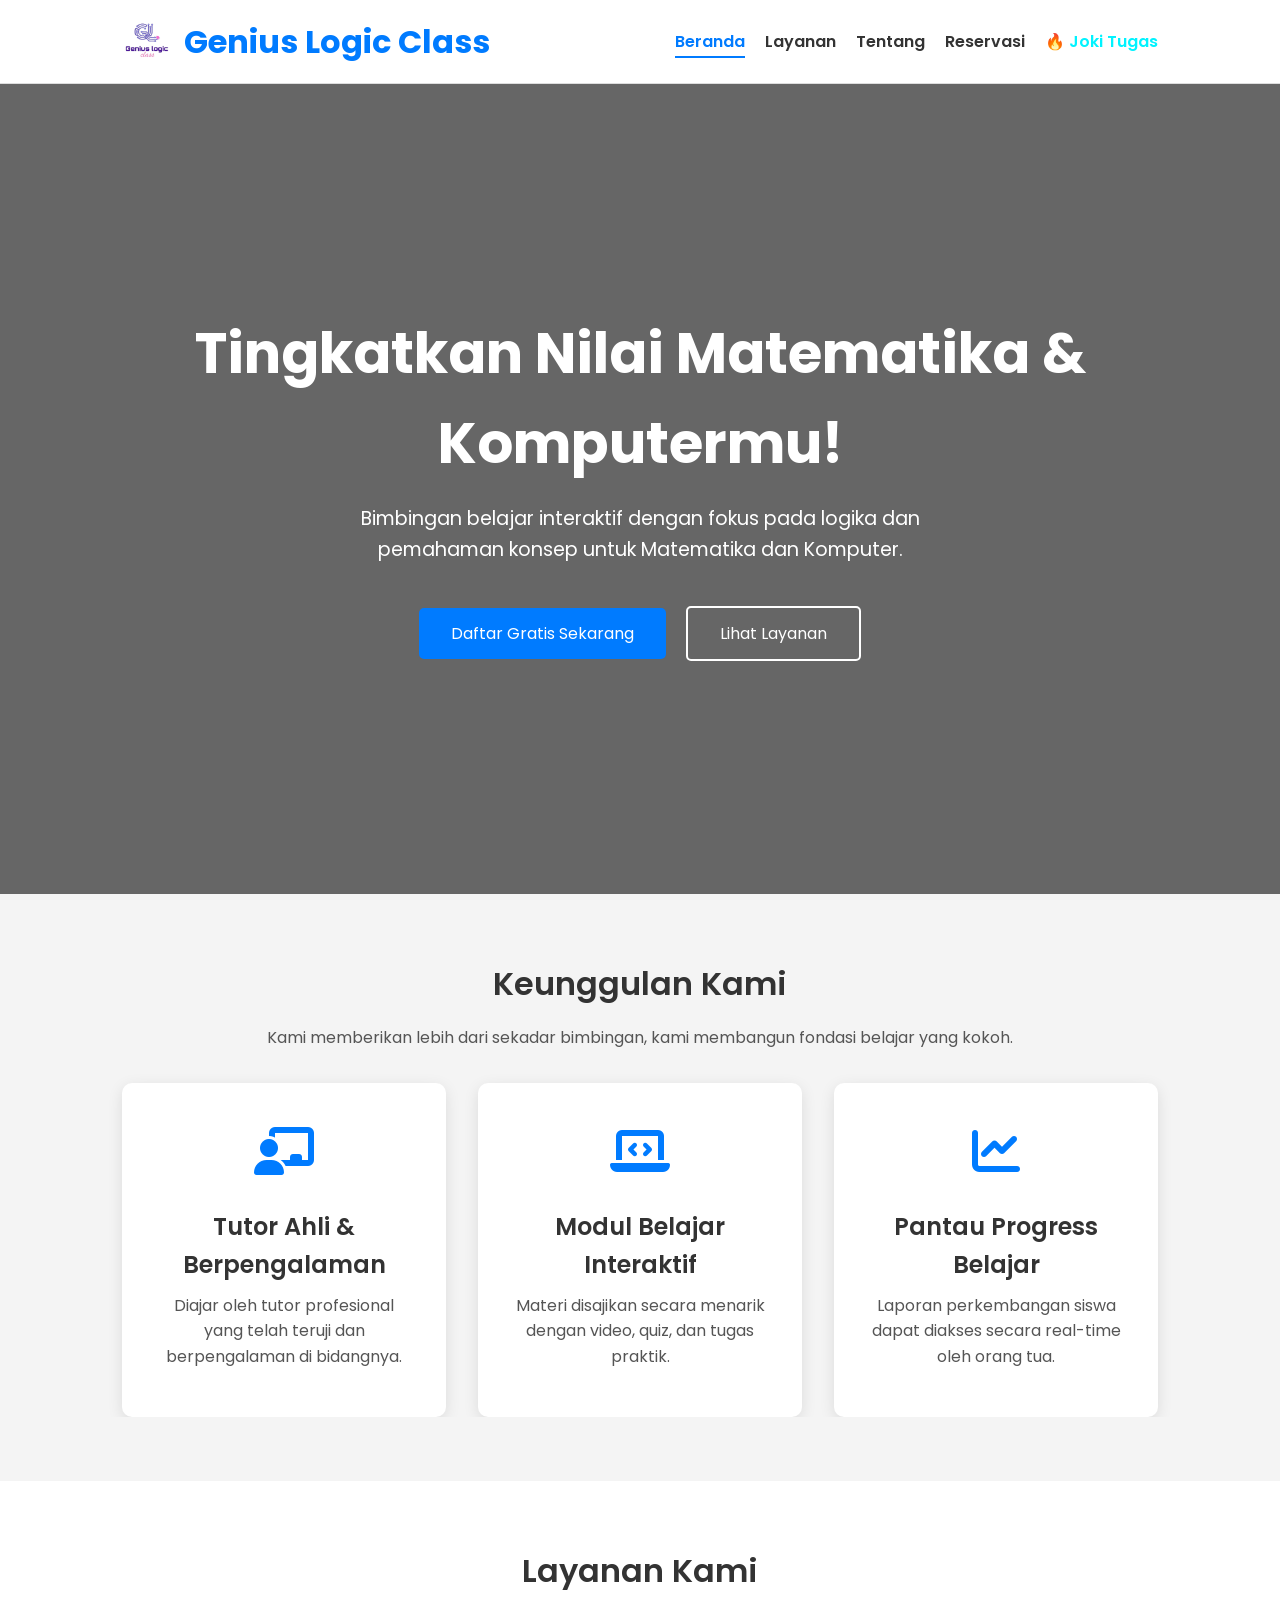
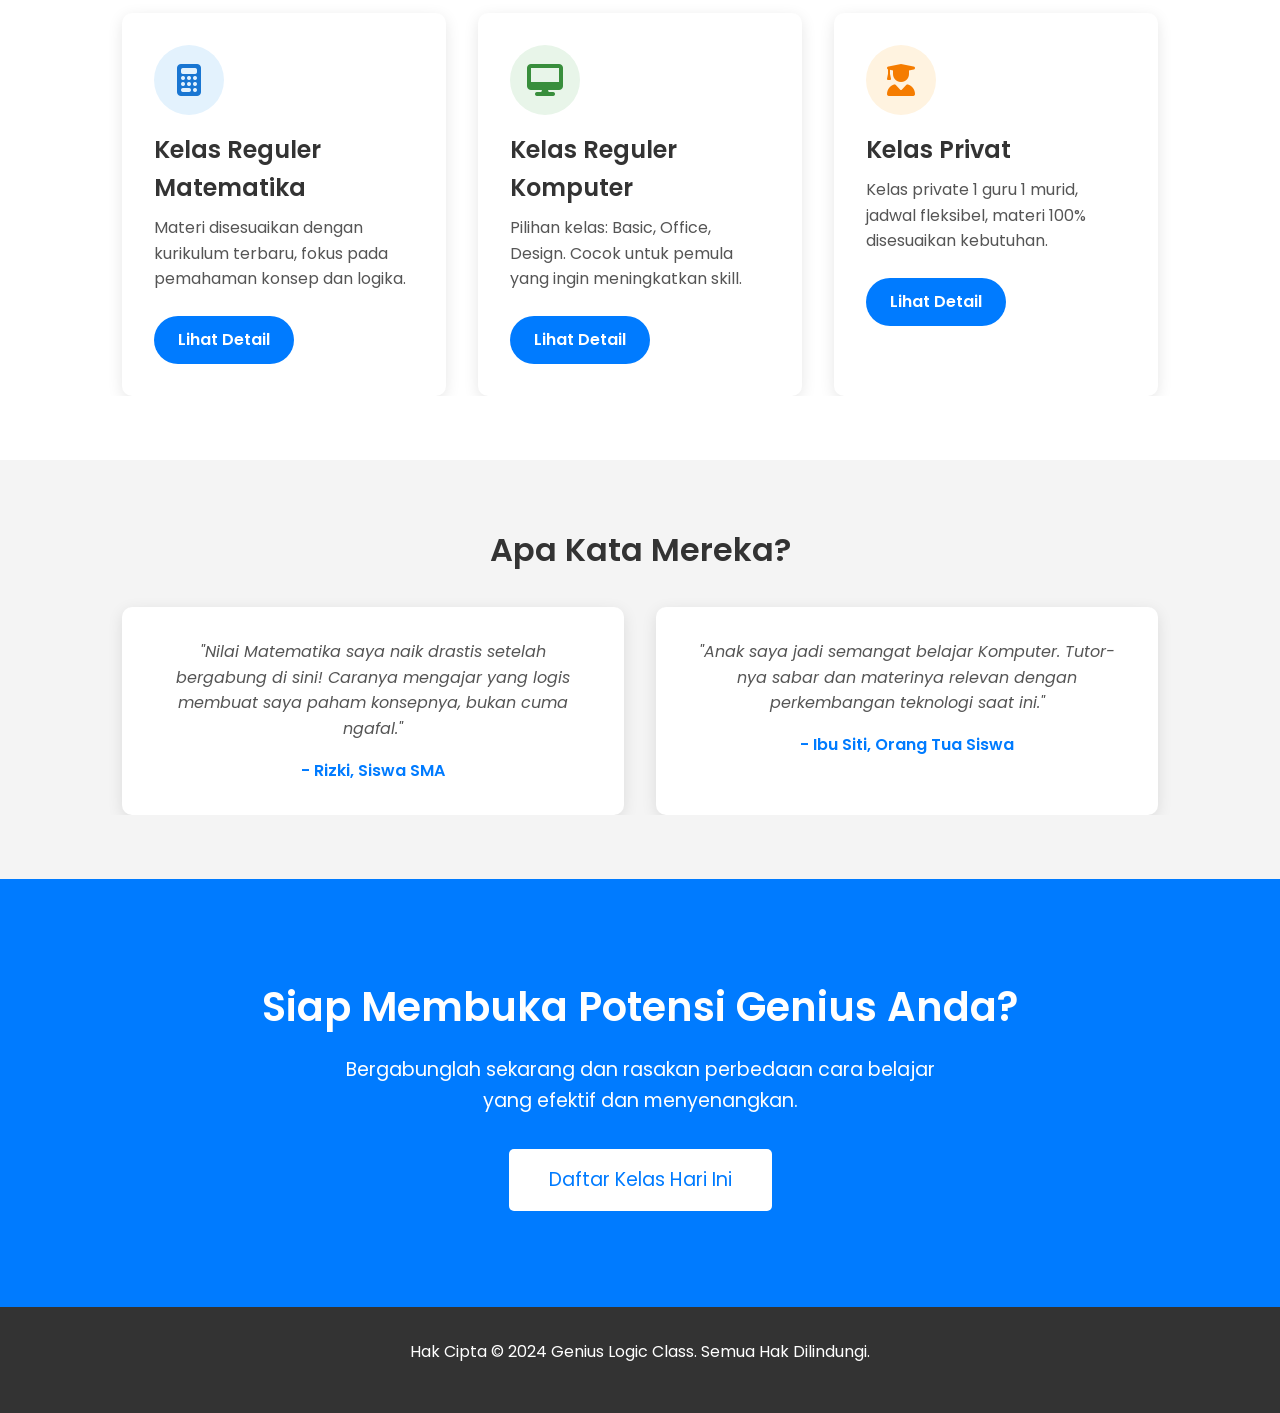
<file: index.html>
<!DOCTYPE html>
<html lang="id">
<head>
    <meta charset="UTF-8">
    <meta name="viewport" content="width=device-width, initial-scale=1.0">
    <meta name="description" content="Genius Logic Class - Bimbingan belajar Matematika dan Komputer untuk SD, SMP, SMA. Tingkatkan pemahaman konsep dan raih prestasi Anda.">
    <title>Genius Logic Class - Bimbingan Belajar Matematika & Komputer</title>
    <link rel="stylesheet" href="css/style.css">
    <!-- Tambahkan library Font Awesome untuk ikon -->
    <link rel="stylesheet" href="https://cdnjs.cloudflare.com/ajax/libs/font-awesome/6.4.2/css/all.min.css">
</head>
<body>

    <header class="main-header">
        <div class="container">
            <!-- PERUBAHAN DI SINI: Logo dan teks dipisahkan -->
            <a href="index.html" class="logo">
                <img src="img/logo.jpeg" alt="Logo Genius Logic Class">
                <span>Genius Logic Class</span>
            </a>
            <nav class="main-nav">
                <a href="index.html" class="active">Beranda</a>
                <a href="layanan.html">Layanan</a>
                <a href="tentang.html">Tentang</a>
                <a href="kontak.html">Reservasi</a>
                <a href="poster.html" style="color: #00f3ff;">🔥 Joki Tugas</a>
            </nav>
        </div>
    </header>

    <main>
        <!-- Hero Section yang Diperbarui -->
        <section id="hero">
            <div class="hero-content">
                <h1>Tingkatkan Nilai Matematika & Komputermu!</h1>
                <p>Bimbingan belajar interaktif dengan fokus pada logika dan pemahaman konsep untuk Matematika dan Komputer.</p>
                <div class="hero-buttons">
                    <a href="kontak.html" class="btn btn-primary">Daftar Gratis Sekarang</a>
                    <a href="#services" class="btn btn-secondary">Lihat Layanan</a>
                </div>
            </div>
        </section>

        <!-- Bagian Keunggulan Kami (Baru) -->
        <section id="features" class="section-grey">
            <div class="container text-center">
                <h2>Keunggulan Kami</h2>
                <p>Kami memberikan lebih dari sekadar bimbingan, kami membangun fondasi belajar yang kokoh.</p>
                <div class="features-grid">
                    <div class="feature-card">
                        <div class="feature-icon">
                            <i class="fas fa-chalkboard-teacher"></i>
                        </div>
                        <h3>Tutor Ahli & Berpengalaman</h3>
                        <p>Diajar oleh tutor profesional yang telah teruji dan berpengalaman di bidangnya.</p>
                    </div>
                    <div class="feature-card">
                        <div class="feature-icon">
                            <i class="fas fa-laptop-code"></i>
                        </div>
                        <h3>Modul Belajar Interaktif</h3>
                        <p>Materi disajikan secara menarik dengan video, quiz, dan tugas praktik.</p>
                    </div>
                    <div class="feature-card">
                        <div class="feature-icon">
                            <i class="fas fa-chart-line"></i>
                        </div>
                        <h3>Pantau Progress Belajar</h3>
                        <p>Laporan perkembangan siswa dapat diakses secara real-time oleh orang tua.</p>
                    </div>
                </div>
            </div>
        </section>

        <!-- Layanan Section (Sekarang Sama Seperti di layanan.html) -->
        <section id="services">
            <div class="container">
                <h2>Layanan Kami</h2>
                <div class="services-grid">
                    
                    <!-- Card Kelas Reguler Matematika -->
                    <div class="service-card">
                        <div class="card-header" onclick="toggleDetails(this)">
                            <div class="service-icon-circle" style="background-color: #e3f2fd;">
                                <i class="fas fa-calculator" style="color: #1976d2;"></i>
                            </div>
                            <h3>Kelas Reguler Matematika</h3>
                            <p>Materi disesuaikan dengan kurikulum terbaru, fokus pada pemahaman konsep dan logika.</p>
                            <a href="#" class="btn-detail">Lihat Detail</a>
                        </div>
                        <div class="service-details">
                            <div class="detail-section">
                                <h4>Harga Mulai Dari</h4>
                                <p class="price">Rp 125.000 <span>/ bulan</span></p>
                            </div>
                            <div class="detail-section">
                                <h4>Yang Anda Dapatkan</h4>
                                <ul>
                                    <li>Materi disesuaikan dengan kurikulum</li>
                                    <li>Modul latihan soal</li>
                                    <li>Sertifikat</li>
                                    <li>Garansi mengulang gratis</li>
                                </ul>
                            </div>
                            <a href="kontak.html" class="btn btn-primary">Daftar Sekarang</a>
                        </div>
                    </div>

                    <!-- Card Kelas Reguler Komputer -->
                    <div class="service-card">
                        <div class="card-header" onclick="toggleDetails(this)">
                            <div class="service-icon-circle" style="background-color: #e8f5e9;">
                                <i class="fas fa-desktop" style="color: #388e3c;"></i>
                            </div>
                            <h3>Kelas Reguler Komputer</h3>
                            <p>Pilihan kelas: Basic, Office, Design. Cocok untuk pemula yang ingin meningkatkan skill.</p>
                            <a href="#" class="btn-detail">Lihat Detail</a>
                        </div>
                        <div class="service-details">
                            <div class="detail-section">
                                <h4>Harga Mulai Dari</h4>
                                <p class="price">Rp 300.000 <span>/ 4 sesi</span></p>
                            </div>
                            <div class="detail-section">
                                <h4>Yang Anda Dapatkan</h4>
                                <ul>
                                    <li>Pilihan kelas (Basic, Office, Design)</li>
                                    <li>Materi praktik dan projek</li>
                                    <li>Sertifikat</li>
                                    <li>Akses ke grup diskusi</li>
                                </ul>
                            </div>
                            <a href="kontak.html" class="btn btn-primary">Daftar Sekarang</a>
                        </div>
                    </div>

                    <!-- Card Kelas Privat -->
                    <div class="service-card">
                        <div class="card-header" onclick="toggleDetails(this)">
                            <div class="service-icon-circle" style="background-color: #fff3e0;">
                                <i class="fas fa-user-graduate" style="color: #f57c00;"></i>
                            </div>
                            <h3>Kelas Privat</h3>
                            <p>Kelas private 1 guru 1 murid, jadwal fleksibel, materi 100% disesuaikan kebutuhan.</p>
                            <a href="#" class="btn-detail">Lihat Detail</a>
                        </div>
                        <div class="service-details">
                            <div class="detail-section">
                                <h4>Harga Mulai Dari</h4>
                                <p class="price">Rp 50.000 <span>/ sesi</span></p>
                            </div>
                            <div class="detail-section">
                                <h4>Yang Anda Dapatkan</h4>
                                <ul>
                                    <li>Jadwal fleksibel</li>
                                    <li>Materi 100% disesuaikan</li>
                                    <li>Free konsultasi</li>
                                    <li>Report progress untuk orang tua</li>
                                </ul>
                            </div>
                            <a href="kontak.html" class="btn btn-primary">Daftar Sekarang</a>
                        </div>
                    </div>

                </div>
            </div>
        </section>

        <!-- Bagian Testimoni (Baru) -->
        <section id="testimonials" class="section-grey">
            <div class="container text-center">
                <h2>Apa Kata Mereka?</h2>
                <div class="testimonials-grid">
                    <div class="testimonial-card">
                        <p>"Nilai Matematika saya naik drastis setelah bergabung di sini! Caranya mengajar yang logis membuat saya paham konsepnya, bukan cuma ngafal."</p>
                        <cite>- Rizki, Siswa SMA</cite>
                    </div>
                    <div class="testimonial-card">
                        <p>"Anak saya jadi semangat belajar Komputer. Tutor-nya sabar dan materinya relevan dengan perkembangan teknologi saat ini."</p>
                        <cite>- Ibu Siti, Orang Tua Siswa</cite>
                    </div>
                </div>
            </div>
        </section>

        <!-- Bagian Ajakan Terakhir (CTA) (Baru) -->
        <section id="cta">
            <div class="container text-center">
                <h2>Siap Membuka Potensi Genius Anda?</h2>
                <p>Bergabunglah sekarang dan rasakan perbedaan cara belajar yang efektif dan menyenangkan.</p>
                <a href="kontak.html" class="btn btn-primary btn-large">Daftar Kelas Hari Ini</a>
            </div>
        </section>

    </main>

    <footer class="main-footer">
        <div class="container">
            <p>Hak Cipta &copy; 2024 Genius Logic Class. Semua Hak Dilindungi.</p>
        </div>
    </footer>

    <!-- JavaScript untuk Toggle Detail (Ditambahkan) -->
    <script>
        function toggleDetails(header) {
            // Menemukan elemen detail berikutnya dari header yang diklik
            const details = header.nextElementSibling;
            const button = header.querySelector('.btn-detail');
            
            details.classList.toggle('active');

            if (details.classList.contains('active')) {
                button.textContent = 'Tutup Detail';
            } else {
                button.textContent = 'Lihat Detail';
            }
        }
    </script>

</body>
</html>
</file>
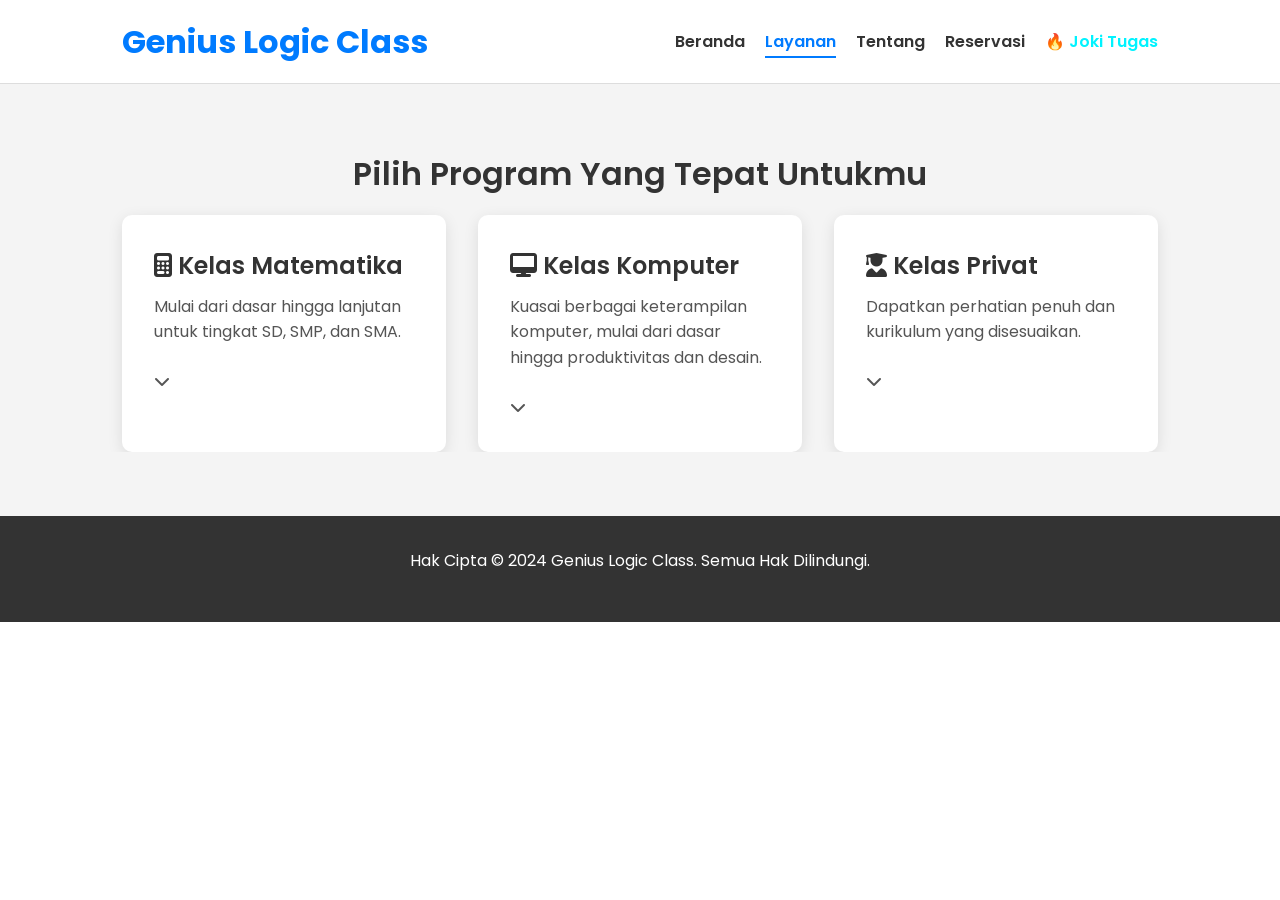
<file: layanan.html>
<!DOCTYPE html>
<html lang="id">
<head>
    <meta charset="UTF-8">
    <meta name="viewport" content="width=device-width, initial-scale=1.0">
    <title>Layanan Kami - Genius Logic Class</title>
    <link rel="stylesheet" href="css/style.css">
    <!-- Tambahkan library Font Awesome untuk ikon -->
    <link rel="stylesheet" href="https://cdnjs.cloudflare.com/ajax/libs/font-awesome/6.4.2/css/all.min.css">
</head>
<body>

    <header class="main-header">
        <div class="container">
            <a href="index.html" class="logo">Genius Logic Class</a>
            <nav class="main-nav">
                <a href="index.html">Beranda</a>
                <a href="layanan.html" class="active">Layanan</a>
                <a href="tentang.html">Tentang</a>
                <a href="kontak.html">Reservasi</a>
                <a href="poster.html" style="color: #00f3ff;">🔥 Joki Tugas</a>
            </nav>
        </div>
    </header>

    <main>
        <section id="services" class="section-grey">
            <div class="container">
                <h2>Pilih Program Yang Tepat Untukmu</h2>
                <div class="services-grid">
                    
                    <!-- Card Kelas Matematika -->
                    <div class="service-card">
                        <div class="card-header" onclick="toggleDetails(this)">
                            <h3><i class="fas fa-calculator"></i> Kelas Matematika</h3>
                            <p>Mulai dari dasar hingga lanjutan untuk tingkat SD, SMP, dan SMA.</p>
                            <span class="toggle-icon"><i class="fas fa-chevron-down"></i></span>
                        </div>
                        <div class="service-details">
                            <ul>
                                <li><strong>Kelas 1 - 3 SD:</strong> Rp 125.000 / bulan</li>
                                <li><strong>Kelas 4 - 5 SD:</strong> Rp 150.000 / bulan</li>
                                <li><strong>Kelas 6 SD:</strong> Rp 200.000 / bulan</li>
                                <li><strong>SMP & SMA:</strong> Hubungi kami untuk info paket</li>
                            </ul>
                            <a href="kontak.html" class="btn btn-primary">Daftar Kelas Ini</a>
                        </div>
                    </div>

                    <!-- Card Kelas Komputer -->
                    <div class="service-card">
                        <div class="card-header" onclick="toggleDetails(this)">
                            <h3><i class="fas fa-desktop"></i> Kelas Komputer</h3>
                            <p>Kuasai berbagai keterampilan komputer, mulai dari dasar hingga produktivitas dan desain.</p>
                            <span class="toggle-icon"><i class="fas fa-chevron-down"></i></span>
                        </div>
                        <div class="service-details">
                            <ul>
                                <li><strong>Kelas Komputer Basic:</strong> Rp 300.000 / 4 sesi</li>
                                <li><strong>Kelas Komputer Office:</strong> Rp 350.000 / 4 sesi</li>
                                <li><strong>Kelas Komputer Design:</strong> Rp 400.000 / 4 sesi</li>
                            </ul>
                            <a href="kontak.html" class="btn btn-primary">Daftar Kelas Ini</a>
                        </div>
                    </div>

                    <!-- Card Kelas Privat (Yang Diperbarui) -->
                    <div class="service-card">
                        <div class="card-header" onclick="toggleDetails(this)">
                            <h3><i class="fas fa-user-graduate"></i> Kelas Privat</h3>
                            <p>Dapatkan perhatian penuh dan kurikulum yang disesuaikan.</p>
                            <span class="toggle-icon"><i class="fas fa-chevron-down"></i></span>
                        </div>
                        <div class="service-details">
                            <ul>
                                <li><strong>Kelas Privat Komputer Basic:</strong> Rp 50.000 / sesi</li>
                                <li><strong>Kelas Privat Komputer Office:</strong> Rp 75.000 / sesi</li>
                                <li><strong>Kelas Privat Komputer Design:</strong> Rp 90.000 / sesi</li>
                                <li><strong>Kelas Privat Matematika:</strong> Rp 50.000 / sesi</li>
                            </ul>
                            <a href="kontak.html" class="btn btn-primary">Daftar Kelas Ini</a>
                        </div>
                    </div>

                </div>
            </div>
        </section>
    </main>

    <footer class="main-footer">
        <div class="container">
            <p>Hak Cipta &copy; 2024 Genius Logic Class. Semua Hak Dilindungi.</p>
        </div>
    </footer>

    <!-- JavaScript untuk Toggle Detail -->
    <script>
        function toggleDetails(header) {
            // Menemukan elemen detail berikutnya dari header yang diklik
            const details = header.nextElementSibling;
            const icon = header.querySelector('.toggle-icon i');

            // Toggle class 'active' untuk menampilkan/menyembunyikan detail
            details.classList.toggle('active');

            // Mengubah ikon chevron
            if (details.classList.contains('active')) {
                icon.classList.remove('fa-chevron-down');
                icon.classList.add('fa-chevron-up');
            } else {
                icon.classList.remove('fa-chevron-up');
                icon.classList.add('fa-chevron-down');
            }
        }
    </script>

</body>
</html>
</file>
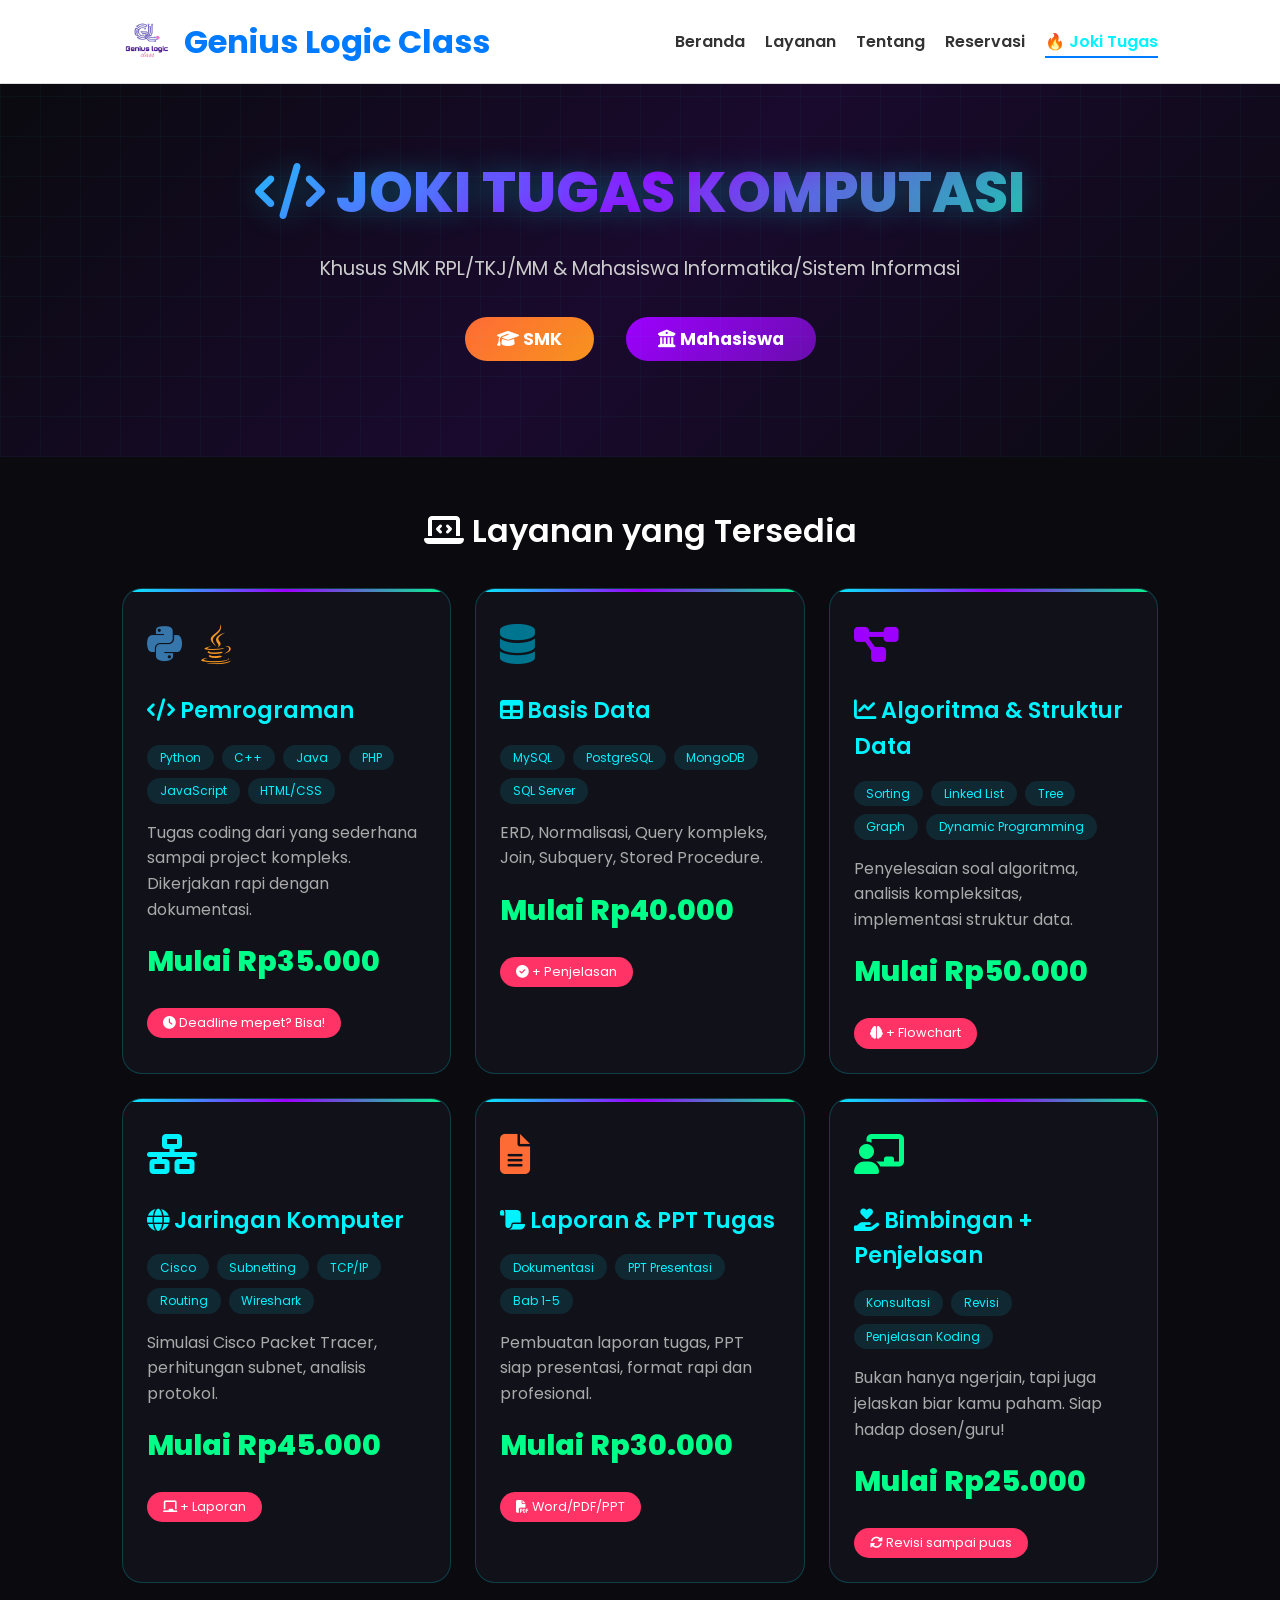
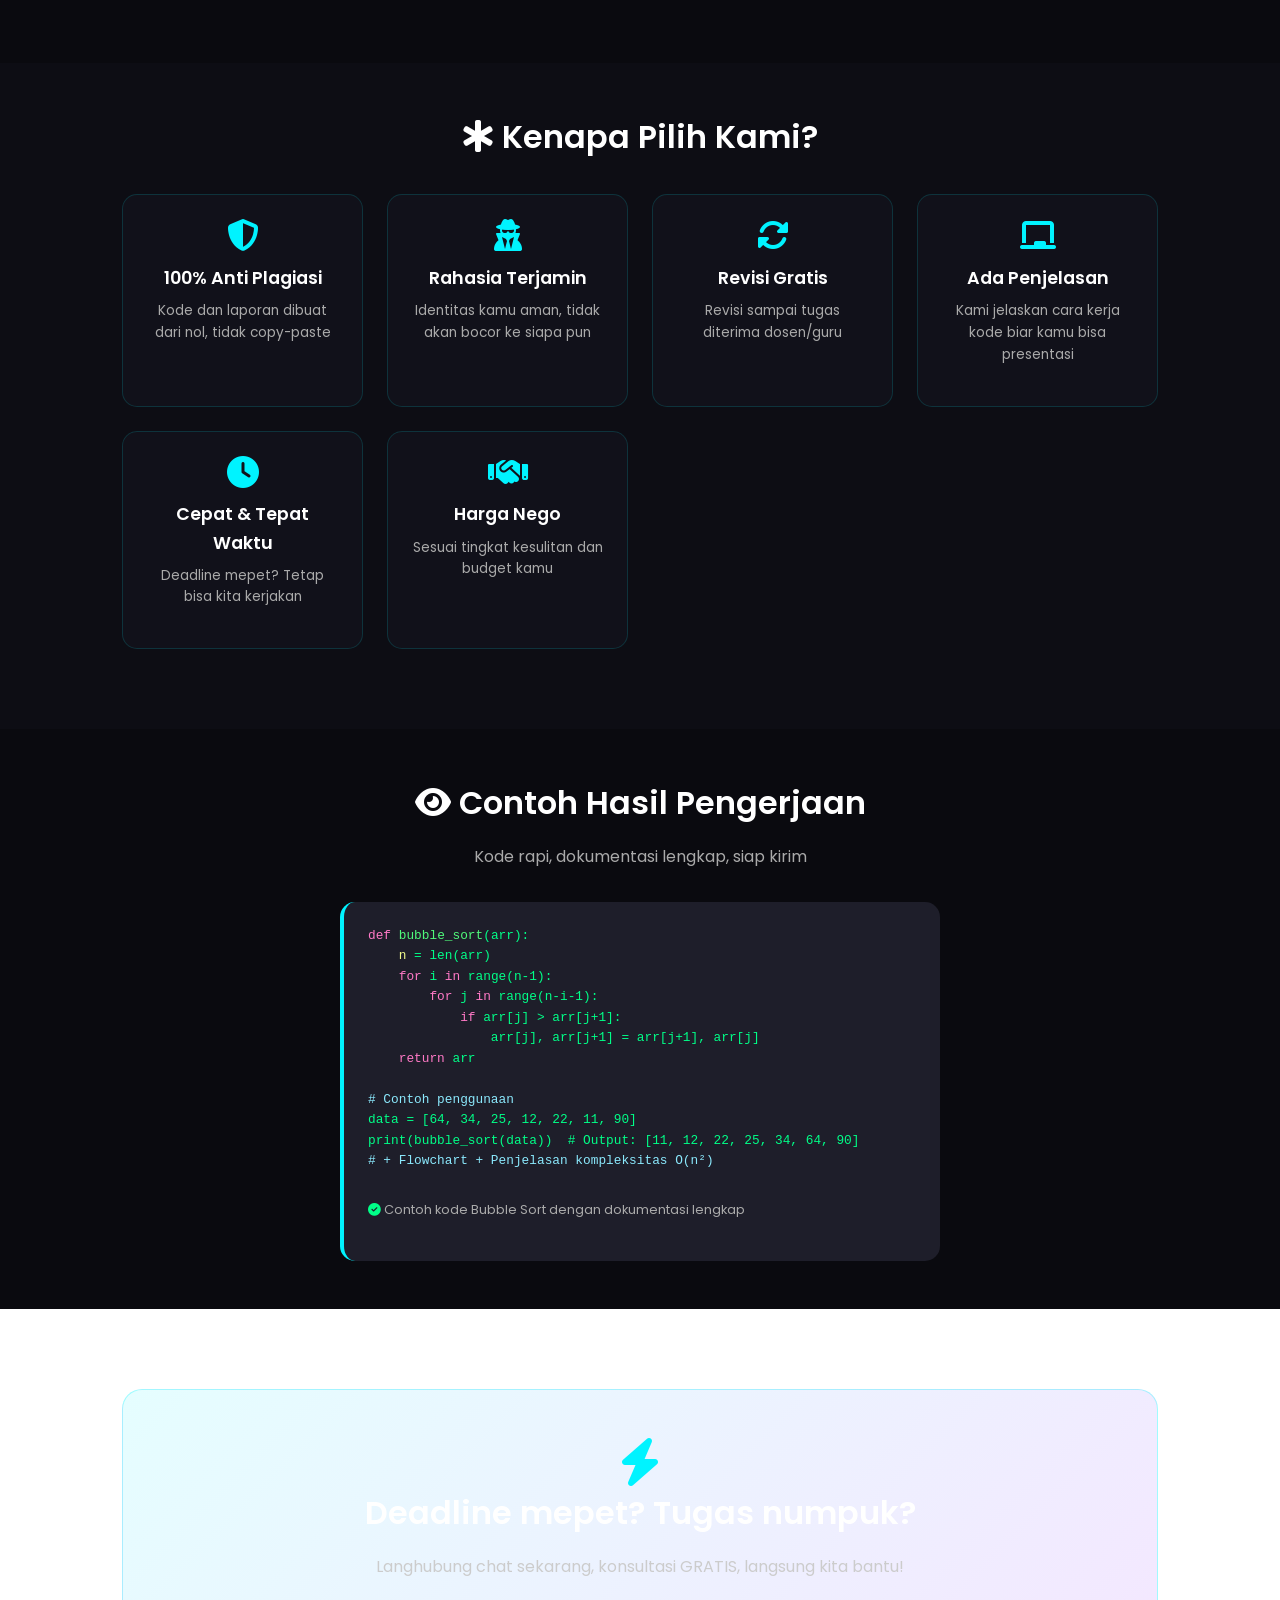
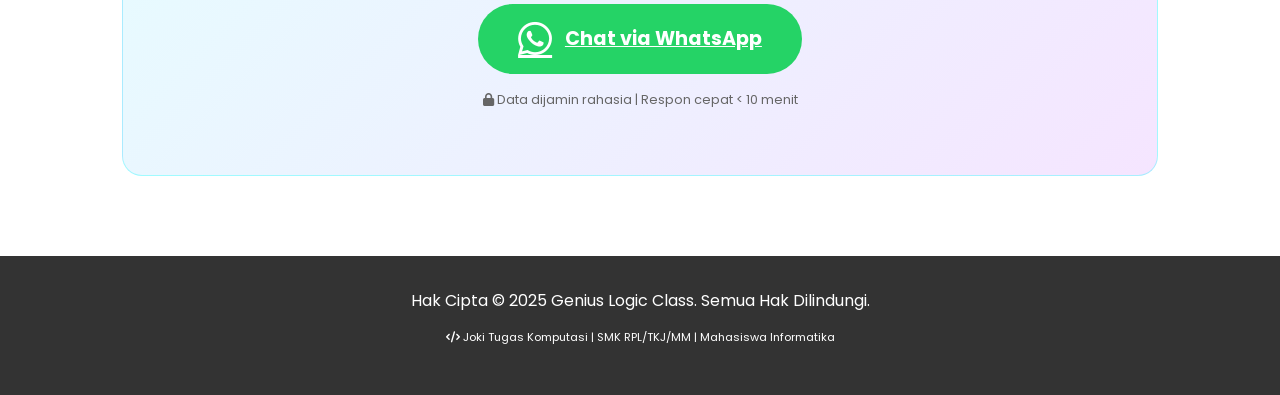
<file: poster.html>
<!DOCTYPE html>
<html lang="id">
<head>
    <meta charset="UTF-8">
    <meta name="viewport" content="width=device-width, initial-scale=1.0">
    <meta name="description" content="Joki Tugas Komputasi untuk SMK & Mahasiswa. Pemrograman, Basis Data, Jaringan, Algoritma. Cepat, rahasia, dan terpercaya.">
    <title>Joki Tugas Komputasi - Genius Logic Class</title>
    <link rel="stylesheet" href="css/style.css">
    <link rel="stylesheet" href="https://cdnjs.cloudflare.com/ajax/libs/font-awesome/6.4.2/css/all.min.css">
    <style>
        /* CSS tambahan khusus untuk poster joki tugas */
        :root {
            --neon-cyan: #00f3ff;
            --neon-purple: #9d00ff;
            --neon-green: #00ff88;
            --dark-bg: #0a0a0f;
            --card-bg: #11111a;
        }

        .joki-hero {
            background: linear-gradient(135deg, #0a0a0f 0%, #1a0a2e 50%, #0a0a0f 100%);
            padding: 4rem 0;
            position: relative;
            overflow: hidden;
        }

        .joki-hero::before {
            content: '';
            position: absolute;
            top: 0;
            left: 0;
            right: 0;
            bottom: 0;
            background-image: 
                repeating-linear-gradient(0deg, rgba(0, 243, 255, 0.03) 0px, rgba(0, 243, 255, 0.03) 1px, transparent 1px, transparent 40px),
                repeating-linear-gradient(90deg, rgba(0, 243, 255, 0.03) 0px, rgba(0, 243, 255, 0.03) 1px, transparent 1px, transparent 40px);
            pointer-events: none;
        }

        .joki-title {
            font-size: 3.5rem;
            font-weight: 800;
            text-align: center;
            background: linear-gradient(135deg, var(--neon-cyan), var(--neon-purple), var(--neon-green));
            -webkit-background-clip: text;
            background-clip: text;
            color: transparent;
            text-shadow: 0 0 30px rgba(0, 243, 255, 0.3);
            margin-bottom: 1rem;
        }

        .joki-subtitle {
            text-align: center;
            color: #ccc;
            font-size: 1.2rem;
            margin-bottom: 2rem;
        }

        .badge-level {
            display: flex;
            justify-content: center;
            gap: 2rem;
            margin-bottom: 2rem;
            flex-wrap: wrap;
        }

        .badge-smk, .badge-kuliah {
            padding: 0.5rem 2rem;
            border-radius: 50px;
            font-weight: 700;
            font-size: 1.1rem;
        }

        .badge-smk {
            background: linear-gradient(135deg, #ff6b35, #f7931e);
            color: white;
        }

        .badge-kuliah {
            background: linear-gradient(135deg, #9d00ff, #6a0dad);
            color: white;
        }

        /* Grid layanan joki */
        .joki-grid {
            display: grid;
            grid-template-columns: repeat(auto-fit, minmax(320px, 1fr));
            gap: 1.5rem;
            margin: 2rem 0;
        }

        .joki-card {
            background: var(--card-bg);
            border-radius: 20px;
            padding: 1.5rem;
            border: 1px solid rgba(0, 243, 255, 0.2);
            transition: all 0.3s ease;
            position: relative;
            overflow: hidden;
        }

        .joki-card::before {
            content: '';
            position: absolute;
            top: 0;
            left: 0;
            right: 0;
            height: 3px;
            background: linear-gradient(90deg, var(--neon-cyan), var(--neon-purple), var(--neon-green));
        }

        .joki-card:hover {
            transform: translateY(-5px);
            border-color: rgba(0, 243, 255, 0.5);
            box-shadow: 0 10px 30px rgba(0, 243, 255, 0.1);
        }

        .joki-card-icon {
            font-size: 2.5rem;
            margin-bottom: 1rem;
        }

        .joki-card h3 {
            color: var(--neon-cyan);
            font-size: 1.4rem;
            margin-bottom: 1rem;
        }

        .tech-tags {
            display: flex;
            flex-wrap: wrap;
            gap: 0.5rem;
            margin: 1rem 0;
        }

        .tech-tag {
            background: rgba(0, 243, 255, 0.1);
            padding: 0.2rem 0.8rem;
            border-radius: 20px;
            font-size: 0.75rem;
            color: var(--neon-cyan);
        }

        .price-start {
            font-size: 1.8rem;
            font-weight: 800;
            color: var(--neon-green);
            margin: 1rem 0;
        }

        .price-start small {
            font-size: 0.8rem;
            color: #888;
        }

        /* Keunggulan section */
        .keunggulan-grid {
            display: grid;
            grid-template-columns: repeat(auto-fit, minmax(200px, 1fr));
            gap: 1.5rem;
            margin: 2rem 0;
        }

        .keunggulan-item {
            text-align: center;
            padding: 1.5rem;
            background: var(--card-bg);
            border-radius: 15px;
            border: 1px solid rgba(0, 243, 255, 0.15);
        }

        .keunggulan-item i {
            font-size: 2rem;
            color: var(--neon-cyan);
            margin-bottom: 0.8rem;
        }

        .keunggulan-item h4 {
            color: white;
            margin-bottom: 0.5rem;
        }

        .keunggulan-item p {
            font-size: 0.85rem;
            color: #aaa;
        }

        /* CTA khusus */
        .joki-cta {
            background: linear-gradient(135deg, rgba(0, 243, 255, 0.1), rgba(157, 0, 255, 0.1));
            border-radius: 20px;
            padding: 3rem;
            text-align: center;
            margin: 2rem 0;
            border: 1px solid rgba(0, 243, 255, 0.3);
        }

        .joki-cta h3 {
            font-size: 2rem;
            margin-bottom: 1rem;
        }

        .whatsapp-btn {
            background: #25D366;
            color: white;
            padding: 1rem 2.5rem;
            border-radius: 50px;
            font-size: 1.2rem;
            font-weight: 700;
            display: inline-flex;
            align-items: center;
            gap: 0.8rem;
            transition: all 0.3s ease;
        }

        .whatsapp-btn:hover {
            transform: scale(1.05);
            background: #128C7E;
            color: white;
        }

        .deadline-badge {
            background: #ff3366;
            color: white;
            padding: 0.3rem 1rem;
            border-radius: 20px;
            display: inline-block;
            font-size: 0.8rem;
            margin-top: 0.5rem;
        }

        @media (max-width: 768px) {
            .joki-title {
                font-size: 2rem;
            }
            .joki-cta {
                padding: 1.5rem;
            }
        }
    </style>
</head>
<body>

    <header class="main-header">
        <div class="container">
            <a href="index.html" class="logo">
                <img src="img/logo.jpeg" alt="Logo Genius Logic Class">
                <span>Genius Logic Class</span>
            </a>
            <nav class="main-nav">
                <a href="index.html">Beranda</a>
                <a href="layanan.html">Layanan</a>
                <a href="tentang.html">Tentang</a>
                <a href="kontak.html">Reservasi</a>
                <a href="poster.html" class="active" style="color: #00f3ff;">🔥 Joki Tugas</a>
            </nav>
        </div>
    </header>

    <main>
        <!-- Hero Section Joki Tugas -->
        <section class="joki-hero">
            <div class="container">
                <h1 class="joki-title">
                    <i class="fas fa-code"></i> JOKI TUGAS KOMPUTASI
                </h1>
                <p class="joki-subtitle">
                    Khusus SMK RPL/TKJ/MM & Mahasiswa Informatika/Sistem Informasi
                </p>
                <div class="badge-level">
                    <span class="badge-smk"><i class="fas fa-graduation-cap"></i> SMK</span>
                    <span class="badge-kuliah"><i class="fas fa-university"></i> Mahasiswa</span>
                </div>
            </div>
        </section>

        <!-- Layanan Joki Tugas -->
        <section style="padding: 3rem 0; background: var(--dark-bg);">
            <div class="container">
                <h2 style="text-align: center; color: white; margin-bottom: 2rem;">
                    <i class="fas fa-laptop-code"></i> Layanan yang Tersedia
                </h2>
                <div class="joki-grid">
                    
                    <!-- Pemrograman -->
                    <div class="joki-card">
                        <div class="joki-card-icon">
                            <i class="fab fa-python" style="color: #3776AB;"></i>
                            <i class="fab fa-java" style="color: #f89820; margin-left: 0.5rem;"></i>
                        </div>
                        <h3><i class="fas fa-code"></i> Pemrograman</h3>
                        <div class="tech-tags">
                            <span class="tech-tag">Python</span>
                            <span class="tech-tag">C++</span>
                            <span class="tech-tag">Java</span>
                            <span class="tech-tag">PHP</span>
                            <span class="tech-tag">JavaScript</span>
                            <span class="tech-tag">HTML/CSS</span>
                        </div>
                        <p style="color: #aaa;">Tugas coding dari yang sederhana sampai project kompleks. Dikerjakan rapi dengan dokumentasi.</p>
                        <div class="price-start">Mulai Rp35.000</div>
                        <span class="deadline-badge"><i class="fas fa-clock"></i> Deadline mepet? Bisa!</span>
                    </div>

                    <!-- Basis Data -->
                    <div class="joki-card">
                        <div class="joki-card-icon">
                            <i class="fas fa-database" style="color: #00758f;"></i>
                        </div>
                        <h3><i class="fas fa-table"></i> Basis Data</h3>
                        <div class="tech-tags">
                            <span class="tech-tag">MySQL</span>
                            <span class="tech-tag">PostgreSQL</span>
                            <span class="tech-tag">MongoDB</span>
                            <span class="tech-tag">SQL Server</span>
                        </div>
                        <p style="color: #aaa;">ERD, Normalisasi, Query kompleks, Join, Subquery, Stored Procedure.</p>
                        <div class="price-start">Mulai Rp40.000</div>
                        <span class="deadline-badge"><i class="fas fa-check-circle"></i> + Penjelasan</span>
                    </div>

                    <!-- Algoritma & Struktur Data -->
                    <div class="joki-card">
                        <div class="joki-card-icon">
                            <i class="fas fa-project-diagram" style="color: var(--neon-purple);"></i>
                        </div>
                        <h3><i class="fas fa-chart-line"></i> Algoritma & Struktur Data</h3>
                        <div class="tech-tags">
                            <span class="tech-tag">Sorting</span>
                            <span class="tech-tag">Linked List</span>
                            <span class="tech-tag">Tree</span>
                            <span class="tech-tag">Graph</span>
                            <span class="tech-tag">Dynamic Programming</span>
                        </div>
                        <p style="color: #aaa;">Penyelesaian soal algoritma, analisis kompleksitas, implementasi struktur data.</p>
                        <div class="price-start">Mulai Rp50.000</div>
                        <span class="deadline-badge"><i class="fas fa-brain"></i> + Flowchart</span>
                    </div>

                    <!-- Jaringan Komputer -->
                    <div class="joki-card">
                        <div class="joki-card-icon">
                            <i class="fas fa-network-wired" style="color: var(--neon-cyan);"></i>
                        </div>
                        <h3><i class="fas fa-globe"></i> Jaringan Komputer</h3>
                        <div class="tech-tags">
                            <span class="tech-tag">Cisco</span>
                            <span class="tech-tag">Subnetting</span>
                            <span class="tech-tag">TCP/IP</span>
                            <span class="tech-tag">Routing</span>
                            <span class="tech-tag">Wireshark</span>
                        </div>
                        <p style="color: #aaa;">Simulasi Cisco Packet Tracer, perhitungan subnet, analisis protokol.</p>
                        <div class="price-start">Mulai Rp45.000</div>
                        <span class="deadline-badge"><i class="fas fa-chalkboard"></i> + Laporan</span>
                    </div>

                    <!-- Laporan & PPT -->
                    <div class="joki-card">
                        <div class="joki-card-icon">
                            <i class="fas fa-file-alt" style="color: #ff6b35;"></i>
                        </div>
                        <h3><i class="fas fa-scroll"></i> Laporan & PPT Tugas</h3>
                        <div class="tech-tags">
                            <span class="tech-tag">Dokumentasi</span>
                            <span class="tech-tag">PPT Presentasi</span>
                            <span class="tech-tag">Bab 1-5</span>
                        </div>
                        <p style="color: #aaa;">Pembuatan laporan tugas, PPT siap presentasi, format rapi dan profesional.</p>
                        <div class="price-start">Mulai Rp30.000</div>
                        <span class="deadline-badge"><i class="fas fa-file-pdf"></i> Word/PDF/PPT</span>
                    </div>

                    <!-- Bimbingan & Revisi -->
                    <div class="joki-card">
                        <div class="joki-card-icon">
                            <i class="fas fa-chalkboard-user" style="color: var(--neon-green);"></i>
                        </div>
                        <h3><i class="fas fa-hand-holding-heart"></i> Bimbingan + Penjelasan</h3>
                        <div class="tech-tags">
                            <span class="tech-tag">Konsultasi</span>
                            <span class="tech-tag">Revisi</span>
                            <span class="tech-tag">Penjelasan Koding</span>
                        </div>
                        <p style="color: #aaa;">Bukan hanya ngerjain, tapi juga jelaskan biar kamu paham. Siap hadap dosen/guru!</p>
                        <div class="price-start">Mulai Rp25.000</div>
                        <span class="deadline-badge"><i class="fas fa-sync-alt"></i> Revisi sampai puas</span>
                    </div>
                </div>
            </div>
        </section>

        <!-- Keunggulan -->
        <section style="padding: 3rem 0; background: #0d0d14;">
            <div class="container">
                <h2 style="text-align: center; color: white; margin-bottom: 2rem;">
                    <i class="fas fa-star-of-life"></i> Kenapa Pilih Kami?
                </h2>
                <div class="keunggulan-grid">
                    <div class="keunggulan-item">
                        <i class="fas fa-shield-alt"></i>
                        <h4>100% Anti Plagiasi</h4>
                        <p>Kode dan laporan dibuat dari nol, tidak copy-paste</p>
                    </div>
                    <div class="keunggulan-item">
                        <i class="fas fa-user-secret"></i>
                        <h4>Rahasia Terjamin</h4>
                        <p>Identitas kamu aman, tidak akan bocor ke siapa pun</p>
                    </div>
                    <div class="keunggulan-item">
                        <i class="fas fa-sync-alt"></i>
                        <h4>Revisi Gratis</h4>
                        <p>Revisi sampai tugas diterima dosen/guru</p>
                    </div>
                    <div class="keunggulan-item">
                        <i class="fas fa-chalkboard"></i>
                        <h4>Ada Penjelasan</h4>
                        <p>Kami jelaskan cara kerja kode biar kamu bisa presentasi</p>
                    </div>
                    <div class="keunggulan-item">
                        <i class="fas fa-clock"></i>
                        <h4>Cepat & Tepat Waktu</h4>
                        <p>Deadline mepet? Tetap bisa kita kerjakan</p>
                    </div>
                    <div class="keunggulan-item">
                        <i class="fas fa-handshake"></i>
                        <h4>Harga Nego</h4>
                        <p>Sesuai tingkat kesulitan dan budget kamu</p>
                    </div>
                </div>
            </div>
        </section>

        <!-- Contoh Pengerjaan -->
        <section style="padding: 3rem 0; background: var(--dark-bg);">
            <div class="container">
                <h2 style="text-align: center; color: white; margin-bottom: 1rem;">
                    <i class="fas fa-eye"></i> Contoh Hasil Pengerjaan
                </h2>
                <p style="text-align: center; color: #aaa; margin-bottom: 2rem;">Kode rapi, dokumentasi lengkap, siap kirim</p>
                <div style="background: #1e1e2a; border-radius: 15px; padding: 1.5rem; border-left: 4px solid var(--neon-cyan); max-width: 600px; margin: 0 auto;">
                    <pre style="color: #00ff88; font-family: monospace; overflow-x: auto; font-size: 0.8rem;">
<span style="color: #ff79c6;">def</span> <span style="color: #50fa7b;">bubble_sort</span>(arr):
    <span style="color: #f1fa8c;">n</span> = len(arr)
    <span style="color: #ff79c6;">for</span> i <span style="color: #ff79c6;">in</span> range(n-1):
        <span style="color: #ff79c6;">for</span> j <span style="color: #ff79c6;">in</span> range(n-i-1):
            <span style="color: #ff79c6;">if</span> arr[j] > arr[j+1]:
                arr[j], arr[j+1] = arr[j+1], arr[j]
    <span style="color: #ff79c6;">return</span> arr

<span style="color: #8be9fd;"># Contoh penggunaan</span>
data = [64, 34, 25, 12, 22, 11, 90]
print(bubble_sort(data))  # Output: [11, 12, 22, 25, 34, 64, 90]
<span style="color: #8be9fd;"># + Flowchart + Penjelasan kompleksitas O(n²)</span>
                    </pre>
                    <p style="color: #aaa; font-size: 0.8rem; margin-top: 0.5rem;"><i class="fas fa-check-circle" style="color: var(--neon-green);"></i> Contoh kode Bubble Sort dengan dokumentasi lengkap</p>
                </div>
            </div>
        </section>

        <!-- CTA WhatsApp -->
        <section style="padding: 3rem 0;">
            <div class="container">
                <div class="joki-cta">
                    <i class="fas fa-bolt" style="font-size: 3rem; color: var(--neon-cyan);"></i>
                    <h3 style="color: white;">Deadline mepet? Tugas numpuk?</h3>
                    <p style="color: #ccc; margin-bottom: 1.5rem;">Langhubung chat sekarang, konsultasi GRATIS, langsung kita bantu!</p>
                    <a href="https://wa.me/6287727934962?text=Halo%20kak%2C%20saya%20mau%20tanya%20joki%20tugas%20komputasi%0A%0A*Tingkat%3A*%20(SMK%20%2F%20Mahasiswa)%0A*Mata%20kuliah%2Ftugas%3A*%20%0A*Deadline%3A*%20%0A*Budget%3A*%20%0A%0AMohon%20info%20estimasi%20harganya%20kak" class="whatsapp-btn" target="_blank">
                        <i class="fab fa-whatsapp fa-2x"></i> Chat via WhatsApp
                    </a>
                    <p style="margin-top: 1rem; font-size: 0.8rem; color: #666;">
                        <i class="fas fa-lock"></i> Data dijamin rahasia | Respon cepat < 10 menit
                    </p>
                </div>
            </div>
        </section>
    </main>

    <footer class="main-footer">
        <div class="container">
            <p>Hak Cipta &copy; 2025 Genius Logic Class. Semua Hak Dilindungi.</p>
            <p style="font-size: 0.7rem; margin-top: 0.5rem;">
                <i class="fas fa-code"></i> Joki Tugas Komputasi | SMK RPL/TKJ/MM | Mahasiswa Informatika
            </p>
        </div>
    </footer>

</body>
</html>
</file>
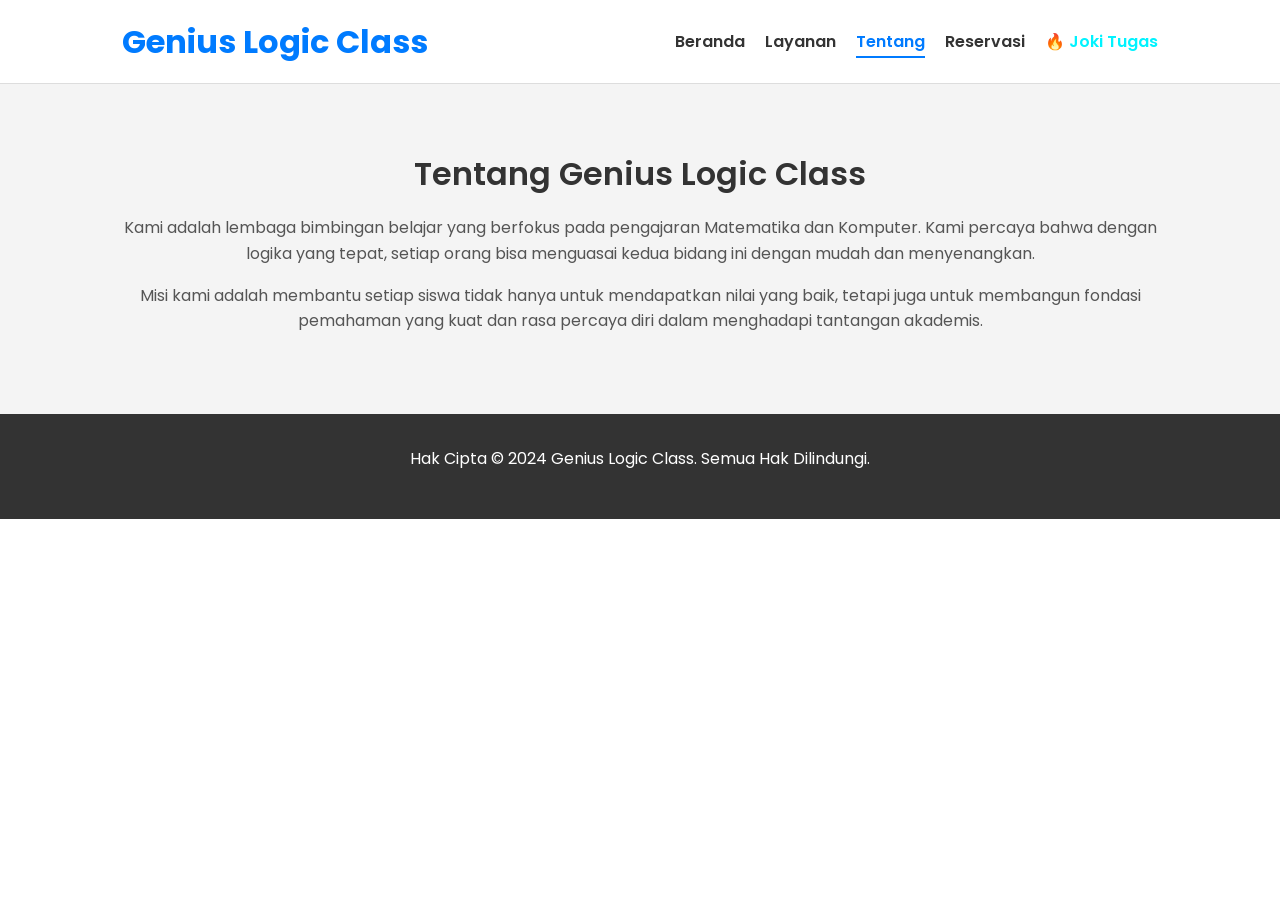
<file: tentang.html>
<!DOCTYPE html>
<html lang="id">
<head>
    <meta charset="UTF-8">
    <meta name="viewport" content="width=device-width, initial-scale=1.0">
    <title>Tentang Kami - Genius Logic Class</title>
    <link rel="stylesheet" href="css/style.css">
</head>
<body>

    <header class="main-header">
        <div class="container">
            <a href="index.html" class="logo">Genius Logic Class</a>
            <nav class="main-nav">
                <a href="index.html">Beranda</a>
                <a href="layanan.html">Layanan</a>
                <a href="tentang.html" class="active">Tentang</a>
                <a href="kontak.html">Reservasi</a>
                <a href="poster.html" style="color: #00f3ff;">🔥 Joki Tugas</a>
            </nav>
        </div>
    </header>

    <main>
        <section id="about" class="section-grey">
            <div class="container text-center">
                <h2>Tentang Genius Logic Class</h2>
                <p>Kami adalah lembaga bimbingan belajar yang berfokus pada pengajaran Matematika dan Komputer. Kami percaya bahwa dengan logika yang tepat, setiap orang bisa menguasai kedua bidang ini dengan mudah dan menyenangkan.</p>
                <p>Misi kami adalah membantu setiap siswa tidak hanya untuk mendapatkan nilai yang baik, tetapi juga untuk membangun fondasi pemahaman yang kuat dan rasa percaya diri dalam menghadapi tantangan akademis.</p>
            </div>
        </section>
    </main>

    <footer class="main-footer">
        <div class="container">
            <p>Hak Cipta &copy; 2024 Genius Logic Class. Semua Hak Dilindungi.</p>
        </div>
    </footer>

</body>
</html>
</file>
<file: css/style.css>
/* --- css/style.css (Versi Lengkap & Diperbarui) --- */

/* Import Font & Font Awesome */
@import url('https://fonts.googleapis.com/css2?family=Poppins:wght@400;600;700&display=swap');

/* --- CSS Variables & Global Reset --- */
:root {
    --primary-color: #007bff;
    --secondary-color: #0056b3;
    --dark-color: #333;
    --light-color: #f4f4f4;
    --text-color: #555;
    --white-color: #ffffff;
    --border-color: #ddd;
    --shadow: 0 4px 15px rgba(0,0,0,0.1);
}

* {
    margin: 0;
    padding: 0;
    box-sizing: border-box;
}

body {
    font-family: 'Poppins', sans-serif;
    line-height: 1.6;
    background-color: var(--white-color);
    color: var(--text-color);
}

.container {
    max-width: 1100px;
    margin: auto;
    overflow: hidden;
    padding: 0 2rem;
}

h1, h2, h3, h4 {
    color: var(--dark-color);
    font-weight: 600;
}

h1 { font-size: 2.5rem; }
h2 { font-size: 2rem; text-align: center; margin-bottom: 1rem; }
h3 { font-size: 1.5rem; }
h4 { font-size: 1.1rem; }

p { margin-bottom: 1rem; }

section {
    padding: 4rem 0;
}

/* --- Utility Classes --- */
.text-center {
    text-align: center;
}

.section-grey {
    background: var(--light-color);
}

/* --- Header & Navbar --- */
.main-header {
    background: var(--white-color);
    padding: 1rem 0;
    border-bottom: 1px solid var(--border-color);
    position: sticky;
    top: 0;
    z-index: 1000;
}

.main-header .container {
    display: flex;
    justify-content: space-between;
    align-items: center;
}

/* PERUBAHAN CSS UNTUK LOGO */
.logo {
    display: flex; /* Menggunakan flexbox untuk menyusun item */
    align-items: center; /* Menyelaraskan item secara vertikal di tengah */
    font-size: 2rem;
    font-weight: 700;
    color: var(--primary-color);
    text-decoration: none;
    gap: 0.75rem; /* Menambah jarak antara logo dan teks */
}

.logo img {
    display: block;
    height: 50px; /* Menyesuaikan tinggi logo agar seimbang dengan teks */
    width: auto;
}

.main-nav a {
    color: var(--dark-color);
    text-decoration: none;
    margin-left: 1rem;
    font-weight: 600;
    transition: color 0.3s ease;
}

.main-nav a.active {
    color: var(--primary-color);
    border-bottom: 2px solid var(--primary-color);
    padding-bottom: 0.2rem;
}

/* --- Hero Section --- */
#hero {
    background: linear-gradient(rgba(0, 0, 0, 0.6), rgba(0, 0, 0, 0.6)), url('https://images.unsplash.com/photo-1516321318423-f06f85e504b3?q=80&w=2070&auto=format&fit=crop') no-repeat center center/cover;
    height: 90vh;
    color: var(--white-color);
    display: flex;
    justify-content: center;
    align-items: center;
    text-align: center;
    padding: 0 2rem;
}

.hero-content h1 {
    color: var(--white-color);
    font-size: 3.5rem;
    font-weight: 700;
    margin-bottom: 1rem;
}

.hero-content p {
    font-size: 1.2rem;
    max-width: 600px;
    margin: 0 auto 2rem auto;
}

.hero-buttons .btn {
    margin: 0.5rem;
}

/* --- Buttons --- */
.btn {
    display: inline-block;
    padding: 0.8rem 2rem;
    background: var(--primary-color);
    color: var(--white-color);
    border: none;
    cursor: pointer;
    font-size: 1rem;
    border-radius: 5px;
    text-decoration: none;
    transition: all 0.3s ease;
}

.btn:hover {
    background: var(--secondary-color);
    transform: translateY(-2px);
}

.btn-secondary {
    background: transparent;
    color: var(--white-color);
    border: 2px solid var(--white-color);
}

.btn-secondary:hover {
    background: var(--white-color);
    color: var(--dark-color);
}

.btn-large {
    padding: 1rem 2.5rem;
    font-size: 1.2rem;
    background: var(--white-color);
    color: var(--primary-color);
}

.btn-large:hover {
    background: var(--light-color);
    color: var(--primary-color);
}

/* --- Keunggulan Section --- */
.features-grid {
    display: grid;
    grid-template-columns: repeat(auto-fit, minmax(280px, 1fr));
    gap: 2rem;
    margin-top: 2rem;
}

.feature-card {
    background: var(--white-color);
    padding: 2rem;
    border-radius: 10px;
    box-shadow: var(--shadow);
    transition: transform 0.3s ease, box-shadow 0.3s ease;
}

.feature-card:hover {
    transform: translateY(-10px);
    box-shadow: 0 8px 25px rgba(0,0,0,0.15);
}

.feature-icon {
    font-size: 3rem;
    color: var(--primary-color);
    margin-bottom: 1rem;
}

.feature-card h3 {
    color: var(--dark-color);
    margin-bottom: 0.5rem;
}

/* --- Testimoni Section --- */
.testimonials-grid {
    display: grid;
    grid-template-columns: repeat(auto-fit, minmax(300px, 1fr));
    gap: 2rem;
    margin-top: 2rem;
}

.testimonial-card {
    background: var(--white-color);
    padding: 2rem;
    border-radius: 10px;
    box-shadow: var(--shadow);
    font-style: italic;
}

.testimonial-card p {
    margin-bottom: 1rem;
}

.testimonial-card cite {
    font-weight: 600;
    color: var(--primary-color);
    font-style: normal;
}

/* --- CTA Section --- */
#cta {
    padding: 6rem 0;
    background: var(--primary-color);
    color: var(--white-color);
}

#cta h2 {
    color: var(--white-color);
    font-size: 2.5rem;
}

#cta p {
    font-size: 1.2rem;
    max-width: 600px;
    margin: 1rem auto 2rem auto;
}

/* --- Kontak Section --- */
.contact-info {
    display: flex;
    justify-content: center;
    gap: 2rem;
    flex-wrap: wrap;
}

.contact-info a {
    color: var(--primary-color);
    text-decoration: none;
    font-weight: 600;
}

/* --- Footer --- */
.main-footer {
    background: var(--dark-color);
    color: var(--white-color);
    text-align: center;
    padding: 2rem 0;
}

/* --- Responsive Design --- */
@media(max-width: 768px) {
    h1 { font-size: 2.5rem; }
    #hero h1 { font-size: 2.8rem; }
    .main-header .container {
        flex-direction: column;
    }
    .main-nav {
        margin-top: 1rem;
    }
    .main-nav a {
        margin: 0 0.5rem;
    }
    .features-grid, .services-grid, .testimonials-grid {
        grid-template-columns: 1fr;
    }
}


/* =============================================================== */
/* --- CSS UNTUK LAYANAN (DESAIN BARU) --- */
/* =============================================================== */

.services-grid {
    display: grid;
    grid-template-columns: repeat(auto-fit, minmax(300px, 1fr));
    gap: 2rem;
    text-align: left;
}

.service-card {
    background: var(--white-color);
    border-radius: 10px;
    box-shadow: var(--shadow);
    overflow: hidden; /* Penting untuk memastikan konten tidak meluber */
    transition: transform 0.3s ease, box-shadow 0.3s ease;
}

.service-card:hover {
    transform: translateY(-10px);
    box-shadow: 0 8px 25px rgba(0,0,0,0.15);
}

.service-card .card-header {
    padding: 2rem;
    cursor: pointer;
}

.service-icon-circle {
    width: 70px;
    height: 70px;
    border-radius: 50%;
    display: flex;
    justify-content: center;
    align-items: center;
    margin-bottom: 1rem;
}

.service-icon-circle i {
    font-size: 2rem;
}

.service-card h3 {
    color: var(--dark-color);
    margin-bottom: 0.5rem;
    font-size: 1.5rem;
}

.service-card p {
    color: var(--text-color);
    margin-bottom: 1.5rem;
}

.btn-detail {
    display: inline-block;
    background: var(--primary-color);
    color: var(--white-color);
    padding: 0.7rem 1.5rem;
    border-radius: 50px;
    text-decoration: none;
    font-weight: 600;
    transition: background 0.3s ease;
}

.btn-detail:hover {
    background: var(--secondary-color);
}

.service-details {
    max-height: 0;
    overflow: hidden;
    transition: max-height 0.5s ease-out, padding 0.5s ease-out;
    background-color: #f9f9f9;
    padding: 0 2rem;
}

.service-details.active {
    max-height: 600px; /* Cukup besar untuk menampung konten */
    padding: 2rem;
    border-top: 1px solid var(--border-color);
}

.detail-section {
    margin-bottom: 1.5rem;
}

.detail-section h4 {
    color: var(--dark-color);
    margin-bottom: 0.5rem;
}

.detail-section .price {
    font-size: 1.8rem;
    font-weight: 700;
    color: var(--primary-color);
    margin: 0;
}

.detail-section .price span {
    font-size: 1rem;
    font-weight: 400;
    color: var(--text-color);
}

.detail-section ul {
    list-style: none;
    padding-left: 0;
}

.detail-section ul li {
    padding-left: 1.5rem;
    position: relative;
    margin-bottom: 0.5rem;
}

.detail-section ul li::before {
    content: '\f00c'; /* Icon check dari FontAwesome */
    font-family: 'Font Awesome 6 Free';
    font-weight: 900;
    position: absolute;
    left: 0;
    top: 0;
    color: var(--primary-color);
}

.service-details .btn {
    width: 100%;
    text-align: center;
    margin-top: 1rem;
}

/* =============================================================== */
/* --- CSS UNTUK FORM RESERVASI --- */
/* =============================================================== */

#reservation-form {
    max-width: 800px;
    margin: auto;
    background: var(--white-color);
    padding: 2rem;
    border-radius: 10px;
    box-shadow: var(--shadow);
}

#reservation-form fieldset {
    border: 1px solid var(--border-color);
    border-radius: 8px;
    padding: 1.5rem;
    margin-bottom: 1.5rem;
}

#reservation-form legend {
    padding: 0 0.5rem;
    font-weight: 700;
    color: var(--primary-color);
    font-size: 1.1rem;
    border-bottom: none;
    width: auto;
}

#reservation-form legend i {
    margin-right: 0.5rem;
}

.form-row {
    display: grid;
    grid-template-columns: 1fr 1fr;
    gap: 1rem;
}

.form-group {
    margin-bottom: 1rem;
}

.form-group label {
    display: block;
    margin-bottom: 0.5rem;
    font-weight: 600;
    font-size: 0.9rem;
}

.form-group input,
.form-group select,
.form-group textarea {
    width: 100%;
    padding: 0.8rem;
    border: 1px solid var(--border-color);
    border-radius: 5px;
    font-family: 'Poppins', sans-serif;
    font-size: 1rem;
}

.form-group textarea {
    resize: vertical;
    min-height: 100px;
}

.form-submit {
    width: 100%;
    padding: 1rem;
    font-size: 1.2rem;
    background: var(--primary-color);
    color: var(--white-color);
    border: none;
    cursor: pointer;
    border-radius: 5px;
    transition: background 0.3s ease;
    margin-top: 1rem;
}

.form-submit:hover {
    background: var(--secondary-color);
}

.form-note {
    text-align: center;
    font-size: 0.8rem;
    color: var(--text-color);
    margin-top: 1rem;
}

.form-note i {
    color: var(--primary-color);
    margin-right: 0.5rem;
}

#form-feedback {
    display: none;
    text-align: center;
    padding: 2rem;
    background: #e7f4e8;
    border: 1px solid #b5d7b8;
    border-radius: 10px;
    color: #2d5a2f;
}

#harga-container {
    margin-top: 1.5rem;
    padding: 1rem;
    background-color: #e7f4e8;
    border: 1px solid #b5d7b8;
    border-radius: 5px;
    text-align: center;
    transition: all 0.3s ease;
}

#harga-container strong {
    color: #2d5a2f;
    font-size: 1rem;
}

#harga-text {
    font-size: 1.2rem;
    font-weight: 700;
    color: var(--primary-color);
    margin: 0.5rem 0 0 0;
}

@media(max-width: 768px) {
    .form-row {
        grid-template-columns: 1fr;
    }
}
</file>
